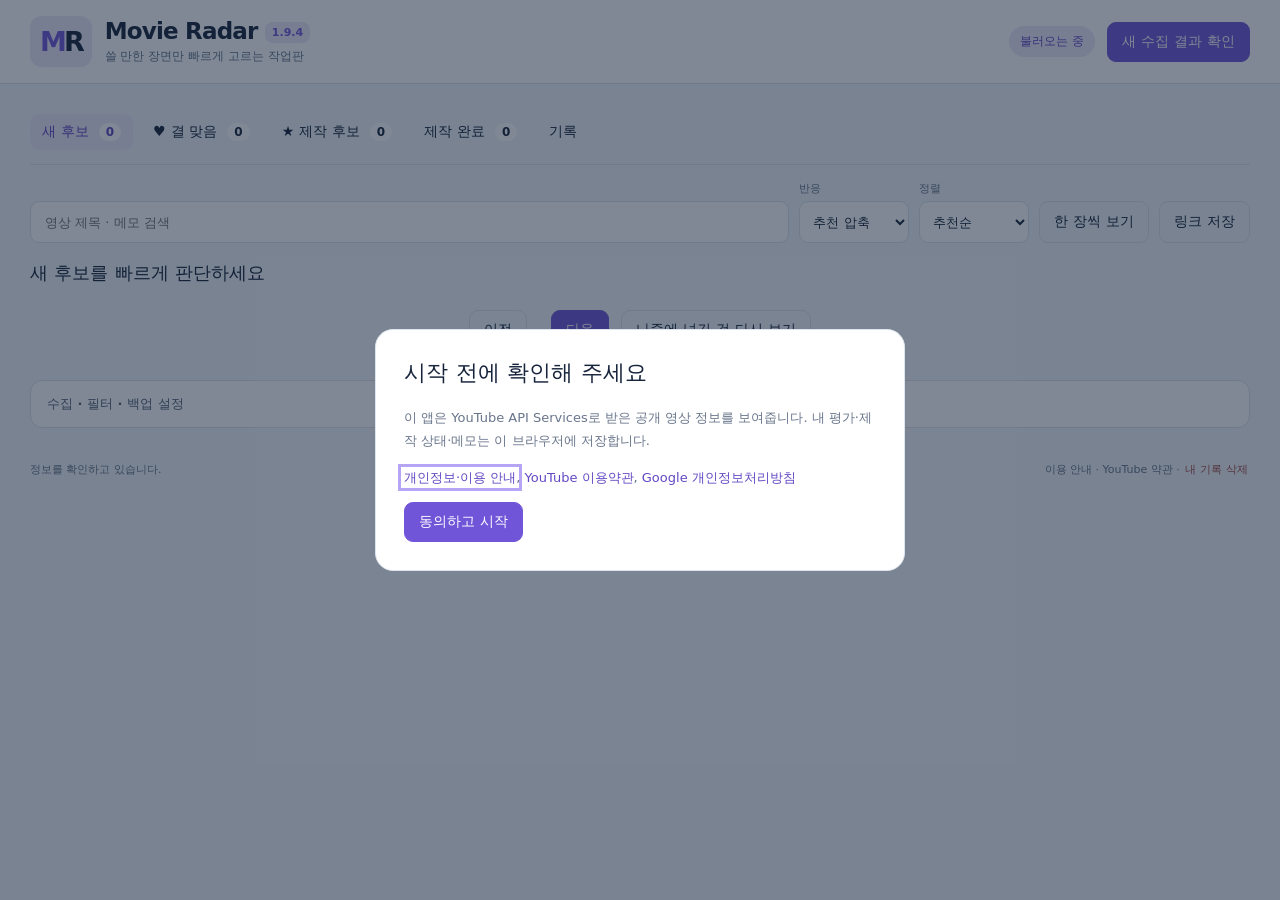
<file: site/index.html>
<!doctype html>
<html lang="ko">
<head>
<meta charset="utf-8"><meta name="viewport" content="width=device-width,initial-scale=1">
<meta name="referrer" content="strict-origin-when-cross-origin">
<meta name="description" content="영화·드라마 쇼츠 소재를 찾고 결 맞음과 제작 후보를 빠르게 선별하는 개인용 Movie Radar">
<title>Movie Radar — 소재 찾기</title>
<link rel="stylesheet" href="styles.css?v=1.9.4">
<script defer src="core.js?v=1.9.4"></script><script defer src="app.js?v=1.9.4"></script>
</head>
<body>
<header class="header simple-header">
  <div class="brand"><span class="brandmark">M<span>R</span></span><div><h1>Movie Radar <small class="version">1.9.4</small></h1><p>쓸 만한 장면만 빠르게 고르는 작업판</p></div></div>
  <div class="header-actions"><span id="mode" class="pill">불러오는 중</span><button id="refresh" class="primary" title="GitHub Actions에서 새 수집을 실행한 뒤 배포된 결과를 확인합니다.">새 수집 결과 확인</button></div>
</header>

<main class="simple-main">
<div id="notice" class="notice" role="status"></div>

<nav id="tabs" class="tabs simple-tabs" aria-label="작업 메뉴">
  <button data-tab="review" class="active" title="아직 판단하지 않은 새 후보">새 후보 <b id="n-review">0</b></button>
  <button data-tab="likes" title="내가 찾는 결에 맞았던 영상">♥ 결 맞음 <b id="n-likes">0</b></button>
  <button data-tab="candidate" title="실제로 제작하고 싶은 소재">★ 제작 후보 <b id="n-candidate">0</b></button>
  <button data-tab="done" title="제작을 마친 소재">제작 완료 <b id="n-done">0</b></button>
  <button data-tab="history" title="제외·평가·메모 등 전체 기록">기록</button>
</nav>

<section class="toolbar simple-toolbar">
  <label class="search"><span class="sr">검색</span><input id="search" type="search" placeholder="영상 제목 · 메모 검색"></label>
  <label>반응
    <select id="audience-filter" title="기본은 시장 검증·내 평가 기록·Gemini 장면 확인·탐색 다양성을 섞어 후보를 5~15개로 압축합니다.">
      <option value="shortlist" selected>추천 압축</option>
      <option value="validated">검증 영상</option>
      <option value="surging">지금 급상승</option>
      <option value="proven">500만+만</option>
      <option value="all">전체 후보</option>
    </select>
  </label>
  <label>정렬
    <select id="sort">
      <option value="priority" selected>추천순</option>
      <option value="views">조회수순</option>
      <option value="recent">최신순</option>
      <option value="saved">최근 저장순</option>
    </select>
  </label>
  <button id="layout" class="quiet">한 장씩 보기</button>
  <button id="add-link" class="quiet">링크 저장</button>
</section>

<div class="sectionline simple-sectionline"><h3 id="section-title">새 후보를 빠르게 판단하세요</h3><span id="result-count"></span></div>
<section id="content" aria-live="polite"></section>
<div class="pager">
  <button id="previous" class="quiet">이전</button><span id="page-label"></span><button id="next" class="primary">다음</button>
  <button id="revisit" class="quiet">나중에 넘긴 것 다시 보기</button>
</div>

<details class="utility-panel">
<summary>수집 · 필터 · 백업 설정</summary>

<section id="filter-panel" class="filter-panel compact-settings" aria-label="고급 필터">
  <div class="filter-heading"><strong>표시 기준</strong><div><button id="reset-filters" class="link">추천 기준</button> <button id="broad-filters" class="link">전체 후보 보기</button></div></div>
  <div class="filter-summary" id="filter-summary" role="status"></div>
  <div class="filter-row advanced-row">
    <label id="views-label">최소 조회수<select id="min-views"><option value="0" selected>제한 없음</option><option value="100000">10만+</option><option value="500000">50만+</option><option value="1000000">100만+</option><option value="3000000">300만+</option><option value="5000000">500만+</option></select></label>
    <label>영상 종류<select id="content-filter"><option value="screen_gate" selected>영화·드라마 게이트</option><option value="screen">메타데이터 확실</option><option value="film">영화만</option><option value="all">전체</option></select></label>
    <label>영상 길이<select id="duration-preset"><option value="0:180">3분 이하 전체</option><option value="0:60">1분 이하</option><option value="30:90">30~90초</option><option value="60:180">1~3분</option><option value="custom">직접 입력</option></select></label>
    <div class="duration-inputs"><label>최소<input id="min-seconds" type="number" min="0" max="180" value="0"></label><span>~</span><label>최대<input id="max-seconds" type="number" min="0" max="180" value="180"></label></div>
  </div>
  <div class="advanced-hidden-controls">
    <label>최대 구독자<select id="max-subs"><option value="0" selected>제한 없음</option><option value="5000">5천 이하</option><option value="10000">1만 이하</option><option value="50000">5만 이하</option></select></label>
    <label>발견 경로<select id="route-filter"><option value="all">모든 경로</option><option value="familiar">참고 결</option><option value="expand">새 감동결</option><option value="work">참고 작품</option><option value="open">새 소재</option><option value="source">참고 채널</option><option value="legacy">기존 검색</option></select></label>
    <label>쇼츠 여부<select id="shorts-filter"><option value="any">미확인 포함</option><option value="hinted">쇼츠 단서 있음</option><option value="confirmed">직접 확인</option></select></label>
    <label><input id="mix-discovery" type="checkbox" checked>발견 경로 섞기</label>
    <label><input id="balance" type="checkbox" checked>언어·채널 골고루</label>
    <label><input id="taste-assist" type="checkbox" checked>내 취향 순서 반영</label>
  </div>
  <details class="language-details"><summary>언어 필터 <span id="language-summary"></span></summary><div id="language-checks" class="language-checks"></div><div class="language-actions"><button id="preferred-languages">우선 언어</button><button id="all-languages">모든 언어</button><label><input id="include-unknown-language" type="checkbox" checked>미확인 포함</label></div></details>
  <details id="discovery-summary" class="discovery-summary" hidden></details>
</section>

<section id="collection-panel" class="collection-panel compact-settings">
  <div class="filter-heading"><strong>다음 수집</strong><span class="muted">보통은 기본값 그대로 사용하면 됩니다.</span></div>
  <div class="collection-grid compact-collection">
    <label>언어<select id="collect-preset"><option value="english_focus">영어 중심</option><option value="english_only">영어만</option><option value="balanced">다국어 균형</option><option value="custom">직접 비중</option></select></label>
    <label>탐색 단계<select id="retry-round"><option value="1">1차 기본</option><option value="2">2차 다른 방향</option><option value="3">3차 넓게</option></select></label>
    <label id="custom-weights-wrap">직접 비중<input id="custom-weights" value="en:70,ja:5,es:5,pt:5,fr:5,de:4,it:3,zh-Hans:3"></label>
  </div>
  <div id="collection-current" class="filter-summary"></div>
  <div class="collection-actions">
    <button id="open-actions" class="primary">GitHub Actions 열기</button>
    <button id="find-more" class="legacy-control" hidden>다른 소재 더 찾기</button>
    <button id="copy-seeds" class="legacy-control" hidden>좋아요 씨앗 ID 복사</button>
    <button id="no-harvest" class="legacy-control" hidden>오늘 수확 없음</button>
  </div>
</section>

<section class="storagebar compact-storage">
  <div><strong>내 평가 백업</strong><p><span id="backup-location">백업 위치 확인 중…</span></p></div>
  <div><button id="backup-folder">백업 폴더</button><button id="backup">백업 저장</button><button id="restore">복원</button><input type="file" id="import-file" accept=".json,application/json" hidden></div>
</section>
</details>

<footer class="simple-footer"><span id="updated">정보를 확인하고 있습니다.</span><div><a href="privacy.html">이용 안내</a> · <a href="https://www.youtube.com/t/terms" target="_blank" rel="noopener noreferrer">YouTube 약관</a> · <button id="clear" class="link danger">내 기록 삭제</button></div></footer>
</main>

<div id="toast" role="status" class="toast" hidden></div>

<dialog id="dislike-dialog"><h2>기존 별로 이유</h2><p>1.9.1부터 기본 ‘결 아님’은 취향 불일치만 뜻합니다.</p><div class="dislike-reasons"><button data-dislike-reason="not_tone"><strong>결 아님</strong></button><button data-dislike-reason="overused"><strong>많이 본 소재</strong></button><button data-dislike-reason="weak_story"><strong>전개 약함</strong></button><button data-dislike-reason="other"><strong>기타</strong></button></div><div class="dialogbuttons"><button type="button" id="dislike-cancel">취소</button></div></dialog>

<dialog id="edit-dialog"><form id="edit-form"><h2>소재 메모</h2><label>내가 찾기 쉬운 이름<input id="edit-label" maxlength="150"></label><label>메모<textarea id="edit-memo" maxlength="5000" rows="6"></textarea></label><div class="dialogbuttons"><button type="button" id="edit-cancel">취소</button><button class="primary" type="submit">저장</button></div></form></dialog>
<dialog id="link-dialog"><form id="link-form"><h2>YouTube 링크 저장</h2><p>직접 찾은 영상을 ‘결 맞음’ 보관함에 넣습니다.</p><label>영상 주소<input id="link-url" type="url" required placeholder="https://www.youtube.com/shorts/..."></label><label>내 제목<input id="link-label" maxlength="150"></label><div class="dialogbuttons"><button id="link-cancel" type="button">취소</button><button type="submit" class="primary">저장</button></div></form></dialog>
<dialog id="consent-dialog"><h2>시작 전에 확인해 주세요</h2><p>이 앱은 YouTube API Services로 받은 공개 영상 정보를 보여줍니다. 내 평가·제작 상태·메모는 이 브라우저에 저장합니다.</p><p><a href="privacy.html" target="_blank" rel="noopener">개인정보·이용 안내</a>, <a href="https://www.youtube.com/t/terms" target="_blank" rel="noopener">YouTube 이용약관</a>, <a href="https://policies.google.com/privacy" target="_blank" rel="noopener">Google 개인정보처리방침</a></p><button id="consent" class="primary">동의하고 시작</button></dialog>
</body></html>
</file>
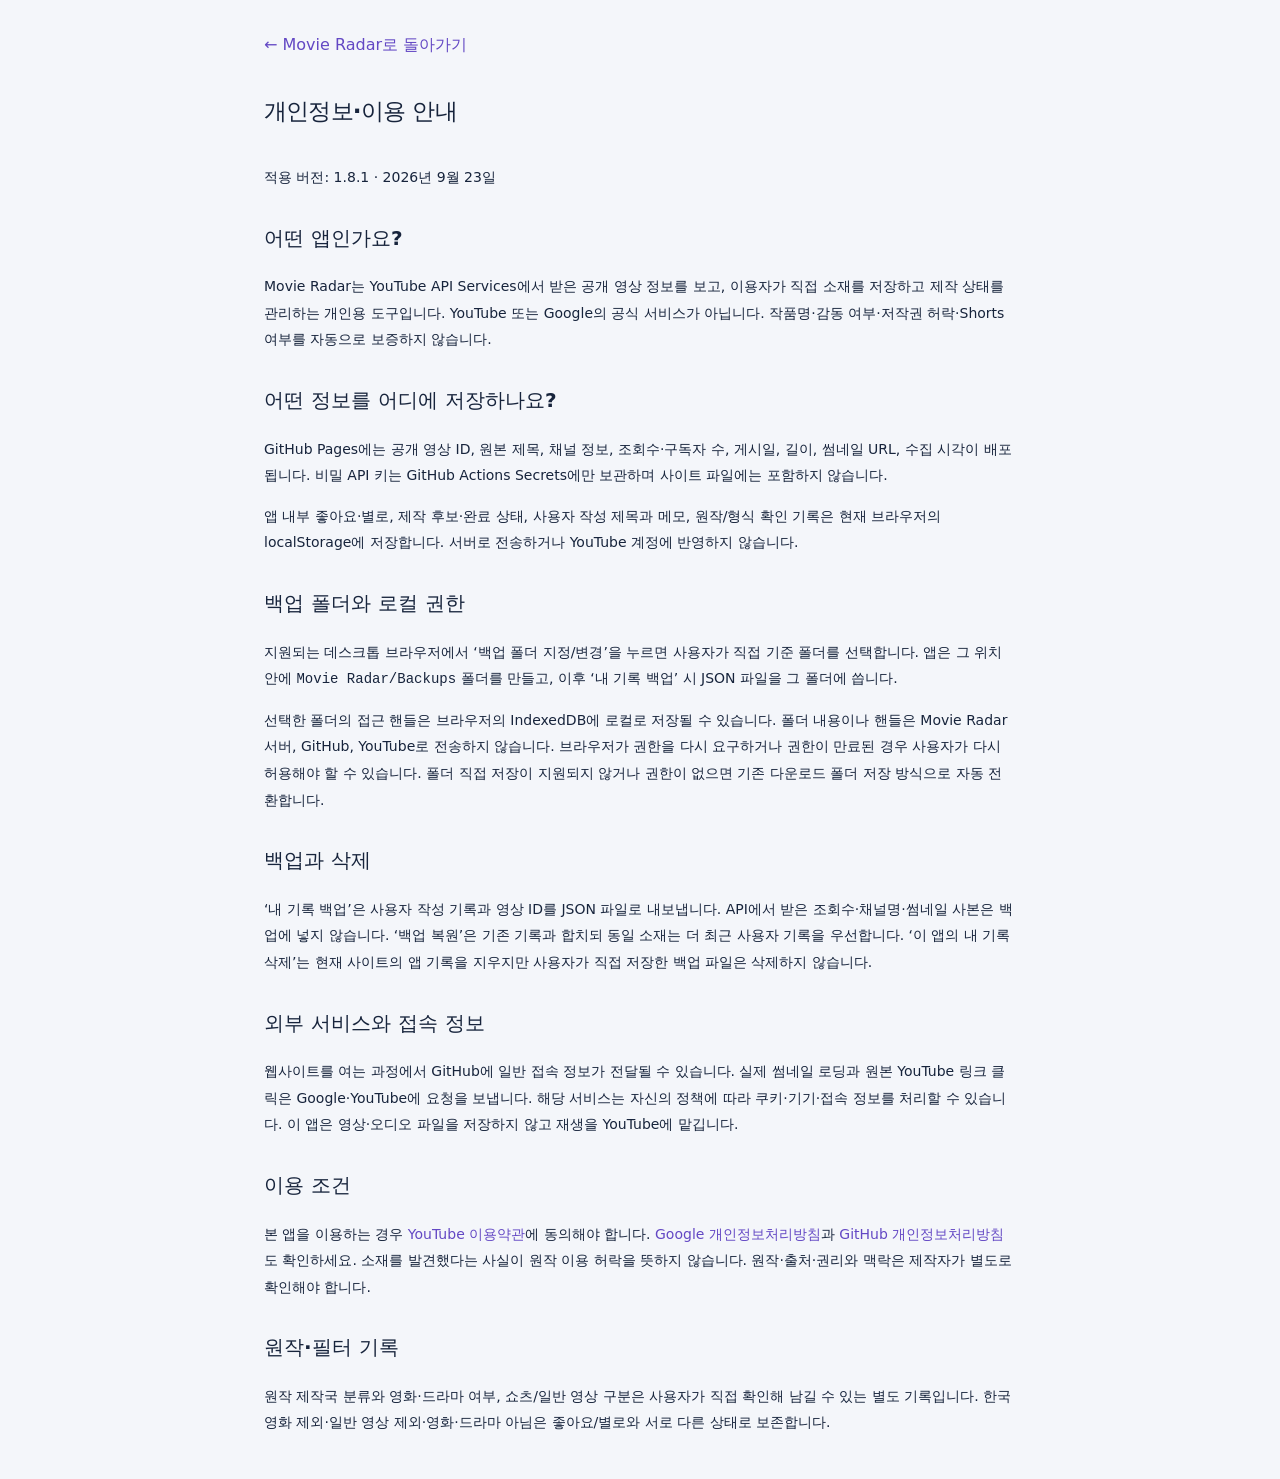
<file: site/privacy.html>
<!doctype html><html lang="ko"><head><meta charset="utf-8"><meta name="viewport" content="width=device-width,initial-scale=1"><title>Movie Radar 개인정보·이용 안내</title><link rel="stylesheet" href="styles.css?v=1.8.1"></head><body><main class="privacy"><a href="./">← Movie Radar로 돌아가기</a><h1>개인정보·이용 안내</h1><p>적용 버전: 1.8.1 · 2026년 9월 23일</p><h2>어떤 앱인가요?</h2><p>Movie Radar는 YouTube API Services에서 받은 공개 영상 정보를 보고, 이용자가 직접 소재를 저장하고 제작 상태를 관리하는 개인용 도구입니다. YouTube 또는 Google의 공식 서비스가 아닙니다. 작품명·감동 여부·저작권 허락·Shorts 여부를 자동으로 보증하지 않습니다.</p><h2>어떤 정보를 어디에 저장하나요?</h2><p>GitHub Pages에는 공개 영상 ID, 원본 제목, 채널 정보, 조회수·구독자 수, 게시일, 길이, 썸네일 URL, 수집 시각이 배포됩니다. 비밀 API 키는 GitHub Actions Secrets에만 보관하며 사이트 파일에는 포함하지 않습니다.</p><p>앱 내부 좋아요·별로, 제작 후보·완료 상태, 사용자 작성 제목과 메모, 원작/형식 확인 기록은 현재 브라우저의 localStorage에 저장합니다. 서버로 전송하거나 YouTube 계정에 반영하지 않습니다.</p><h2>백업 폴더와 로컬 권한</h2><p>지원되는 데스크톱 브라우저에서 ‘백업 폴더 지정/변경’을 누르면 사용자가 직접 기준 폴더를 선택합니다. 앱은 그 위치 안에 <code>Movie Radar/Backups</code> 폴더를 만들고, 이후 ‘내 기록 백업’ 시 JSON 파일을 그 폴더에 씁니다.</p><p>선택한 폴더의 접근 핸들은 브라우저의 IndexedDB에 로컬로 저장될 수 있습니다. 폴더 내용이나 핸들은 Movie Radar 서버, GitHub, YouTube로 전송하지 않습니다. 브라우저가 권한을 다시 요구하거나 권한이 만료된 경우 사용자가 다시 허용해야 할 수 있습니다. 폴더 직접 저장이 지원되지 않거나 권한이 없으면 기존 다운로드 폴더 저장 방식으로 자동 전환합니다.</p><h2>백업과 삭제</h2><p>‘내 기록 백업’은 사용자 작성 기록과 영상 ID를 JSON 파일로 내보냅니다. API에서 받은 조회수·채널명·썸네일 사본은 백업에 넣지 않습니다. ‘백업 복원’은 기존 기록과 합치되 동일 소재는 더 최근 사용자 기록을 우선합니다. ‘이 앱의 내 기록 삭제’는 현재 사이트의 앱 기록을 지우지만 사용자가 직접 저장한 백업 파일은 삭제하지 않습니다.</p><h2>외부 서비스와 접속 정보</h2><p>웹사이트를 여는 과정에서 GitHub에 일반 접속 정보가 전달될 수 있습니다. 실제 썸네일 로딩과 원본 YouTube 링크 클릭은 Google·YouTube에 요청을 보냅니다. 해당 서비스는 자신의 정책에 따라 쿠키·기기·접속 정보를 처리할 수 있습니다. 이 앱은 영상·오디오 파일을 저장하지 않고 재생을 YouTube에 맡깁니다.</p><h2>이용 조건</h2><p>본 앱을 이용하는 경우 <a href="https://www.youtube.com/t/terms">YouTube 이용약관</a>에 동의해야 합니다. <a href="https://policies.google.com/privacy">Google 개인정보처리방침</a>과 <a href="https://docs.github.com/en/site-policy/privacy-policies/github-general-privacy-statement">GitHub 개인정보처리방침</a>도 확인하세요. 소재를 발견했다는 사실이 원작 이용 허락을 뜻하지 않습니다. 원작·출처·권리와 맥락은 제작자가 별도로 확인해야 합니다.</p><h2>원작·필터 기록</h2><p>원작 제작국 분류와 영화·드라마 여부, 쇼츠/일반 영상 구분은 사용자가 직접 확인해 남길 수 있는 별도 기록입니다. 한국 영화 제외·일반 영상 제외·영화·드라마 아님은 좋아요/별로와 서로 다른 상태로 보존합니다.</p></main></body></html>
</file>
<file: site/styles.css>
:root{--ink:#17243c;--muted:#68758b;--line:#dee4ed;--bg:#f4f6fa;--purple:#7155d9;--dark:#15253b;--soft:#efeafb;--white:#fff;font-family:Inter,"Noto Sans KR","Malgun Gothic",system-ui,sans-serif;color:var(--ink);background:var(--bg);font-synthesis:none}*{box-sizing:border-box}body{margin:0}button,input,select,textarea{font:inherit}button,a,input,select,textarea{touch-action:manipulation}button{cursor:pointer;border:1px solid var(--line);background:white;border-radius:9px;padding:10px 14px;color:var(--ink);font-size:14px;font-weight:600}button:hover{border-color:var(--purple);background:#f5f1ff}button:focus-visible,a:focus-visible{outline:3px solid #b6a5f4;outline-offset:3px}button:disabled{cursor:not-allowed;opacity:.45}a{color:#6348c4;text-decoration:none}a:hover{text-decoration:underline}.primary{background:var(--purple);color:white;border-color:var(--purple)}.primary:hover{background:#6146c7;color:white}.quiet{background:transparent}.header{display:flex;justify-content:space-between;align-items:center;background:white;border-bottom:1px solid var(--line);padding:22px max(24px,calc((100vw - 1220px)/2));gap:16px}.brand{display:flex;gap:13px;align-items:center}.brandmark{font-size:27px;font-weight:900;color:var(--purple);letter-spacing:-3px;padding:10px;border-radius:12px;background:var(--soft)}.brandmark span{color:var(--ink)}h1{font-size:23px;margin:0;letter-spacing:-.8px}.brand p{font-size:12px;margin:4px 0 0;color:var(--muted)}.header-actions{display:flex;gap:12px;align-items:center}.pill{background:var(--soft);color:#6348c4;border-radius:30px;padding:7px 11px;font-size:12px;font-weight:700}.pill.live{background:#e6f5ee;color:#28624c}main{max-width:1268px;margin:0 auto;padding:30px 24px}.hero{display:flex;justify-content:space-between;align-items:center;background:var(--dark);color:white;padding:34px 36px;border-radius:18px;gap:24px}.eyebrow{font-size:11px;color:#c3b3fa;letter-spacing:2px;margin:0 0 13px;font-weight:700}.hero h2{font-size:30px;letter-spacing:-1px;margin:0 0 10px}.hero p:not(.eyebrow){color:#cbd4e4;font-size:14px;line-height:1.7;margin:0}.hero-note{border-left:1px solid #506076;padding-left:30px;min-width:235px;font-size:14px}.hero-note strong,.hero-note span{display:block}.hero-note span{color:#bfcce0;font-size:12px;margin-top:9px}.notice{font-size:13px;line-height:1.6;background:#fff5df;color:#715820;border:1px solid #efdfb5;border-radius:10px;padding:12px 16px;margin:18px 0}.notice:empty{display:none}.notice.error{background:#fff0f0;color:#9a3232;border-color:#f0caca}.tabs{display:flex;gap:8px;margin-top:26px;border-bottom:1px solid var(--line);overflow-x:auto;padding-bottom:14px}.tabs button{border:none;background:transparent;white-space:nowrap}.tabs button.active{background:var(--soft);color:#6244c0}.tabs b{display:inline-block;background:white;border-radius:20px;padding:2px 7px;margin-left:5px;font-size:12px}.toolbar{display:flex;align-items:end;gap:10px;flex-wrap:wrap;margin:22px 0}.toolbar label{font-size:11px;color:var(--muted)}.toolbar select{display:block;background:white;border:1px solid var(--line);border-radius:9px;padding:11px 9px;margin-top:5px;color:var(--ink);font-size:13px;height:42px}.search{flex:1;min-width:210px}.search input{width:100%;border:1px solid var(--line);border-radius:9px;background:white;padding:13px 14px;font-size:13px;height:42px}.toolbar button{height:42px}.sectionline{display:flex;align-items:center;justify-content:space-between;margin:24px 0 14px;gap:15px}.sectionline h3{font-size:17px;margin:0}.sectionline span{font-size:12px;color:var(--muted)}.grid{display:grid;grid-template-columns:repeat(3,minmax(0,1fr));gap:16px}.card{background:white;border:1px solid var(--line);border-radius:14px;overflow:hidden;min-width:0}.thumb{width:100%;aspect-ratio:16/9;display:flex;align-items:center;justify-content:center;background:#e7ebf2;position:relative}.thumb img{width:100%;height:100%;object-fit:contain}.thumb.empty{color:#697991;padding:20px;text-align:center;font-size:13px}.demo-art{width:100%;height:100%;display:flex;flex-direction:column;align-items:center;justify-content:center;background:#eae5f7;color:#705795;gap:13px}.demo-art b{font-size:44px;font-weight:400}.demo-art span{font-size:12px;letter-spacing:3px}.body{padding:18px}.meta{font-size:11px;color:var(--muted);display:flex;justify-content:space-between;gap:12px;align-items:start;margin-bottom:9px}.card h4{font-size:16px;line-height:1.55;margin:0 0 14px;overflow-wrap:anywhere}.stats{display:grid;grid-template-columns:repeat(3,1fr);gap:7px;border-top:1px solid #edf0f5;border-bottom:1px solid #edf0f5;padding:13px 0;margin-bottom:12px}.stats span{font-size:10px;color:var(--muted);display:block;line-height:1.6}.stats strong{font-size:16px;display:block;margin-top:2px;letter-spacing:-.5px}.reason{color:#7a6a93;background:#f6f3fb;padding:8px 10px;border-radius:7px;font-size:11px;line-height:1.6;margin:0 0 12px;overflow-wrap:anywhere}.mynote{border-left:3px solid #c3b2eb;padding-left:10px;white-space:pre-wrap;color:#54637a;font-size:12px;line-height:1.6;margin:10px 0}.card .buttons{display:flex;flex-wrap:wrap;gap:7px;align-items:center}.buttons button,.buttons a{font-size:12px;padding:9px 11px}.open-link{display:inline-block;border:1px solid var(--line);border-radius:8px;color:var(--ink)}.open-link:hover{background:#f5f1ff;text-decoration:none}.buttons .like{background:var(--soft);border-color:#dcd2f5;color:#6547c0}.buttons .like.saved{background:#6f53d5;color:white;border-color:#6f53d5;opacity:1}.buttons .dislike.saved{background:#eef1f5;color:#525d70;border-color:#cfd6e0;opacity:1}.card.is-liked{border-color:#9b85eb;box-shadow:0 0 0 2px #e9e2ff}.card.is-disliked{opacity:.82} [title]{cursor:help} button[title],a[title]{cursor:pointer}.subbuttons{margin-top:10px;display:flex;gap:12px;flex-wrap:wrap}.subbuttons button,.link{border:0;background:transparent;color:#7a8292;font-size:11px;padding:2px}.danger{color:#a74b4b}.review .card{display:grid;grid-template-columns:minmax(280px,42%) 1fr;max-width:950px;margin:auto}.review .thumb{aspect-ratio:9/12;height:100%;min-height:330px}.review .body{padding:28px}.review h4{font-size:23px;margin-top:10px}.review .stats strong{font-size:21px}.review .buttons button,.review .buttons a{font-size:14px;padding:12px}.review .stats{margin:20px 0}.review .reason{font-size:12px}.review .meta{font-size:12px}.empty-state{border:1px dashed #cdd5e1;background:white;padding:52px 24px;text-align:center;border-radius:14px;color:var(--muted)}.empty-state h3{color:var(--ink);font-size:20px}.pager{display:flex;gap:12px;justify-content:center;align-items:center;margin:25px 0;flex-wrap:wrap}.pager span{font-size:12px;color:var(--muted)}.storagebar{border-top:1px solid var(--line);border-bottom:1px solid var(--line);display:flex;justify-content:space-between;align-items:center;gap:18px;padding:23px 0;margin-top:32px}.storagebar strong{font-size:13px}.storagebar p{font-size:12px;color:var(--muted);margin:7px 0 0}.storagebar button{font-size:12px}.storagebar>div:last-child{display:flex;gap:8px;flex-shrink:0}footer{font-size:11px;color:var(--muted);line-height:1.8;padding:20px 0}footer p{margin:7px 0}footer a{color:#667389}.toast{position:fixed;bottom:24px;left:50%;transform:translateX(-50%);padding:15px 24px;background:var(--ink);color:white;box-shadow:0 8px 30px #0002;border-radius:12px;font-size:14px;z-index:100;max-width:90vw}.toast button{margin-left:12px;padding:5px 8px;font-size:12px}dialog{border:1px solid var(--line);border-radius:18px;max-width:min(530px,94vw);width:530px;padding:28px;color:var(--ink)}dialog::backdrop{background:#10203888}dialog h2{font-size:22px;margin-top:0}dialog p{font-size:13px;line-height:1.8;color:var(--muted)}dialog label{display:block;font-size:13px;margin:18px 0}dialog input,dialog textarea{display:block;width:100%;border:1px solid var(--line);border-radius:9px;padding:12px;margin-top:8px;resize:vertical;color:var(--ink);background:#fafbfe}.dialogbuttons{display:flex;justify-content:flex-end;gap:8px;margin-top:18px}.sr{position:absolute;clip:rect(0,0,0,0);width:1px;height:1px;overflow:hidden}.privacy{max-width:800px;line-height:1.9}.privacy h1{margin:30px 0}.privacy h2{font-size:20px;margin-top:28px}.privacy li,.privacy p{font-size:14px}@media(max-width:920px){.grid{grid-template-columns:repeat(2,minmax(0,1fr))}.hero-note{display:none}.review .card{grid-template-columns:minmax(220px,38%) 1fr}.review .body{padding:22px}.review h4{font-size:20px}}@media(max-width:630px){.header{padding:17px 16px;align-items:start}.header-actions{flex-direction:column;gap:6px;align-items:end}.header-actions button{font-size:11px;padding:7px}.brand p{font-size:10px}h1{font-size:20px}main{padding:18px 14px}.hero{padding:25px 22px}.hero h2{font-size:25px}.hero p:not(.eyebrow){font-size:12px}.grid{grid-template-columns:1fr}.review .card{display:block}.review .thumb{aspect-ratio:16/9;min-height:0;height:auto}.review .body{padding:18px}.review h4{font-size:19px}.toolbar{gap:8px}.search{flex-basis:100%}.toolbar button{font-size:12px}.storagebar{flex-direction:column;align-items:start}.sectionline{align-items:start}.sectionline span{text-align:right}.pager button{font-size:12px}.tabs button{font-size:13px;padding:10px}.notice{font-size:12px}.stats strong{font-size:18px}}

/* v1.1: explicit original-country review */
.origin-box{border:1px solid #ead9ab;background:#fffaf0;border-radius:8px;padding:10px 12px;margin:12px 0;line-height:1.5;font-size:12px}
.origin-box strong{display:block}.origin-box p{margin:5px 0;color:#68758b}
.origin-box.non_korean{border-color:#b7d8c8;background:#f0f9f4}.origin-box.korean{border-color:#e5babb;background:#fff5f5}
.origin-actions{display:flex;gap:7px;flex-wrap:wrap;margin-top:7px}.origin-actions button{font-size:11px;padding:7px 9px}

/* v1.2: explicit controls, distinct from personal library state. */
[hidden]{display:none!important}.version{font-size:11px;color:var(--purple);vertical-align:middle;background:var(--soft);padding:4px 7px;border-radius:8px;letter-spacing:0}
.filter-panel{background:white;border:1px solid var(--line);border-radius:14px;padding:18px;margin:0 0 22px}
.filter-heading{display:flex;align-items:center;justify-content:space-between;font-size:14px;margin-bottom:14px}.filter-heading button{font-size:12px;color:#6244c0}
.filter-row{display:flex;flex-wrap:wrap;gap:12px;align-items:end}.filter-row label{display:block;font-size:12px;color:var(--muted)}
.filter-row input,.filter-row select{display:block;height:39px;border:1px solid var(--line);border-radius:8px;background:white;color:var(--ink);font-size:13px;padding:8px;margin-top:6px;max-width:100%}
.duration-inputs{display:flex;gap:8px;align-items:end}.duration-inputs input{width:83px}.duration-inputs>span{padding-bottom:10px}
.language-details{border-top:1px solid var(--line);padding-top:12px;margin-top:16px;font-size:12px}.language-details summary{cursor:pointer;font-weight:700}.language-details summary span{color:var(--purple);font-weight:400;margin-left:12px}.language-details p{font-size:11px;color:var(--muted);line-height:1.7}
.language-checks{display:flex;flex-wrap:wrap;gap:7px;margin:12px 0}.language-checks label{padding:7px 10px;background:var(--bg);border:1px solid var(--line);border-radius:8px;display:flex;gap:5px;align-items:center}.language-checks label:has(input:checked){background:var(--soft);border-color:#d0c2f2;color:#584399}
.language-actions{display:flex;gap:9px;align-items:center;flex-wrap:wrap}.language-actions button{font-size:12px;padding:7px 10px}.language-actions label{display:flex;align-items:center;gap:5px}
.balance-check{font-size:12px;display:flex;align-items:center;gap:7px;margin-top:14px;flex-wrap:wrap}.balance-check span{font-size:11px;color:var(--muted)}
.filter-summary{background:var(--bg);border-radius:8px;padding:10px;font-size:12px;color:#4c5c72;line-height:1.7;margin-top:13px}.filter-footnote{font-size:11px;color:var(--muted);line-height:1.7;margin:9px 0 0}
.evidence{margin:12px 0;font-size:11px;line-height:1.6}.evidence-chips{display:flex;gap:6px;flex-wrap:wrap}.evidence-chips span{border:1px solid var(--line);border-radius:7px;padding:3px 7px;background:#f5f7fb;color:#4b607b}.evidence details{margin-top:6px;color:var(--muted)}.evidence summary{cursor:pointer}.evidence p{margin:6px 0}
@media(max-width:630px){.filter-panel{padding:14px}.filter-row{gap:10px}.filter-row>label{flex:1 1 46%}.filter-row select{width:100%;font-size:12px}.filter-row .duration-inputs{flex:1 1 46%}.balance-check span{display:block;flex-basis:100%;line-height:1.7}.filter-summary{font-size:11px}}

/* 1.4: provenance, not a content/quality score. */
.discovery-controls{display:flex;gap:14px;flex-wrap:wrap;align-items:end;margin-top:16px;border-top:1px solid var(--line);padding-top:15px}
.discovery-controls>label{font-size:11px;color:var(--muted);display:flex;flex-direction:column;gap:6px}
.discovery-controls select{padding:10px;border:1px solid var(--line);border-radius:8px;background:white;color:var(--ink);max-width:100%;font:inherit;font-size:12px}
.discovery-controls .mix-label{flex-direction:row;align-items:center;padding:10px 0}
.discovery-summary{font-size:12px;background:var(--bg);border:1px solid var(--line);border-radius:9px;padding:11px;margin-top:12px;line-height:1.7}
.discovery-summary summary,.format-details summary{cursor:pointer}
.discovery-summary ul{padding-left:20px}.discovery-summary p{font-size:11px;color:var(--muted)}
.discovery-evidence{font-size:11px;margin:12px 0;line-height:1.6}
.route-chips{display:flex;flex-wrap:wrap;gap:5px}.route-chips span{background:var(--soft);color:var(--purple);border-radius:6px;padding:3px 7px}
.discovery-evidence small{display:block;color:var(--muted);margin-top:4px}
.format-details{padding:8px;border:1px solid var(--line);border-radius:8px;margin-top:8px;background:var(--bg)}
.format-details p{color:var(--muted);margin:6px 0}.format-details button{font-size:11px}
@media(max-width:630px){.discovery-controls>label{flex:1 1 100%}.discovery-controls select{width:100%}}

.collection-panel{margin:16px 0;padding:18px;border:1px solid #d9def0;border-radius:14px;background:#fff}.collection-grid{display:grid;grid-template-columns:repeat(3,minmax(0,1fr));gap:12px;align-items:end}.collection-grid label{display:flex;flex-direction:column;gap:6px}.collection-grid select,.collection-grid input{min-height:40px}.collection-actions{display:flex;gap:8px;flex-wrap:wrap;margin-top:12px}.collection-panel .muted{font-size:12px;color:#70778c;margin-left:8px}.collection-panel code{background:#f2f3f8;padding:2px 5px;border-radius:5px}@media(max-width:780px){.collection-grid{grid-template-columns:1fr}.collection-actions button{flex:1 1 auto}}


/* 1.6.2: evidence tiers + browser-local taste assist. No hidden score. */
.priority-strip{display:flex;gap:6px;flex-wrap:wrap;align-items:center;margin:0 0 10px}.priority-strip span{font-size:11px;font-weight:700;border-radius:999px;padding:5px 8px;border:1px solid var(--line);background:#f5f7fb;color:#536176}.priority-strip.priority>span:first-child{background:#eef8f2;border-color:#b9ddc8;color:#296247}.priority-strip.review>span:first-child{background:#fff8e9;border-color:#ecd8a3;color:#7a6024}.priority-strip.low>span:first-child{background:#f3f4f6;border-color:#d5dae2;color:#6a7280}.priority-strip .taste{background:#f1ebff;border-color:#cfc0f4;color:#6649bd}.taste-assist{border-top:1px dashed var(--line);padding-top:10px}

/* 1.8 preference evidence: labels only, never a hidden score. */
.priority-strip .taste.pref-close{font-weight:700}
.priority-strip .taste.pref-adjacent{font-weight:600}
.priority-strip .taste.pref-explore{opacity:.86}
.priority-strip .taste.pref-low{opacity:.68}

/* 1.8.1: local backup-folder status. */
.backup-location{display:inline-block;margin-top:4px;color:#5f4bb6;font-weight:600}
.storagebar>div:last-child{flex-wrap:wrap;justify-content:flex-end}
@media(max-width:630px){.storagebar>div:last-child{width:100%;justify-content:flex-start}.storagebar>div:last-child button{flex:1 1 auto}}


/* 1.8.2: explicit dislike reasons. */
.dislike-reasons{display:grid;grid-template-columns:1fr 1fr;gap:10px;margin:18px 0}
.dislike-reasons button{text-align:left;padding:14px;border:1px solid var(--line);background:#fff;border-radius:10px}
.dislike-reasons button:hover{background:var(--soft);border-color:#cfc0f4}
.dislike-reasons strong,.dislike-reasons span{display:block}
.dislike-reasons span{font-size:11px;color:var(--muted);line-height:1.6;margin-top:5px}
@media(max-width:560px){.dislike-reasons{grid-template-columns:1fr}}


/* 1.9 audience-response evidence. */
.audience-strip{margin:10px 0 12px;display:flex;gap:6px;flex-wrap:wrap;align-items:center}
.audience-strip>span{font-size:11px;font-weight:700;border-radius:999px;padding:5px 8px;border:1px solid var(--line)}
.audience-hot{background:#fff1eb;border-color:#efb9a2!important;color:#a94a25}
.audience-mega{background:#f3edff;border-color:#cbbaf0!important;color:#5e43aa}
.audience-proven{background:#eef4ff;border-color:#b9ccec!important;color:#355d98}
.audience-strong{background:#eef8f2;border-color:#b9ddc8!important;color:#296247}
.audience-watch{background:#f4f5f7;border-color:#d9dde4!important;color:#697386}
.audience-strip details{flex-basis:100%;font-size:11px;color:var(--muted)}
.audience-strip summary{cursor:pointer}.audience-strip p{margin:6px 0;line-height:1.7}


/* 1.9.1 — simplified workboard. Keep advanced machinery available but out of the main flow. */
.simple-header{padding-top:16px;padding-bottom:16px}
.simple-main{padding-top:18px}
.simple-tabs{margin-top:12px}
.simple-tabs button{font-size:14px;padding:9px 12px}
.simple-tabs button.active{font-weight:800}
.simple-toolbar{margin:16px 0 12px;align-items:end}
.simple-toolbar .search{min-width:300px}
.simple-sectionline{margin:18px 0 12px}
.simple-sectionline h3{font-size:18px}
.utility-panel{margin:30px 0 14px;border:1px solid var(--line);border-radius:12px;background:#fff;overflow:hidden}
.utility-panel>summary{cursor:pointer;padding:14px 16px;font-size:13px;font-weight:800;color:#56627a;list-style:none}
.utility-panel>summary::-webkit-details-marker{display:none}
.utility-panel[open]>summary{border-bottom:1px solid var(--line)}
.utility-panel .filter-panel,.utility-panel .collection-panel{border:0;border-radius:0;margin:0;border-bottom:1px solid var(--line)}
.compact-settings{padding:16px}
.advanced-hidden-controls{display:none!important}
.compact-collection{grid-template-columns:repeat(3,minmax(0,1fr))}
.compact-storage{margin:0;padding:16px;border:0}
.simple-footer{display:flex;justify-content:space-between;gap:20px;align-items:center;padding:16px 0 28px}
.simple-footer div{white-space:nowrap}

/* Cards: only what is needed for a decision is visible. */
.grid{gap:14px}
.card{border-radius:12px;box-shadow:0 2px 10px #14233a08}
.card .body{padding:14px}
.card h4{font-size:14px;line-height:1.45;margin:0 0 8px;min-height:40px}
.card .meta{margin-bottom:7px}
.audience-strip.compact{margin:5px 0 8px}
.audience-strip.compact>span{font-size:10px;padding:4px 7px}
.gemini-strip{display:flex;gap:6px;align-items:center;flex-wrap:wrap;margin:0 0 8px;padding:6px 8px;border:1px solid var(--line);border-radius:9px;background:#faf9ff;font-size:10px;color:#5e5675}
.gemini-strip strong{font-size:10px;color:#5d46a8}
.gemini-strip span{line-height:1.45}
.key-stats{display:flex;align-items:baseline;gap:7px;padding:8px 0 10px;border-bottom:1px solid #edf0f5;margin-bottom:10px}
.key-stats strong{font-size:20px;letter-spacing:-.6px}
.key-stats>span{font-size:10px;color:var(--muted)}
.key-stats .posted{margin-left:auto}
.record-chips{display:flex;gap:5px;flex-wrap:wrap;margin:0 0 9px}
.record-chips span{font-size:10px;padding:4px 7px;border-radius:999px;background:#f1eefb;color:#6248b7}
.structural.excluded{background:#fff0f0!important;color:#984949!important}
.main-open{display:block;text-align:center;margin:7px 0 9px;padding:9px 10px;font-size:12px;background:#fafbfe}
.decision-buttons{display:grid;grid-template-columns:1fr 1fr;gap:7px}
.decision-buttons button{font-size:12px;padding:10px 8px}
.decision-buttons .tone-match{background:#faf7ff;border-color:#d9cff4;color:#6045b4}
.decision-buttons .tone-match.selected{background:#7155d9;color:#fff;border-color:#7155d9}
.decision-buttons .tone-no.selected{background:#5b6472;color:#fff;border-color:#5b6472}
.decision-buttons .candidate{background:#fffaf0;border-color:#ead4a0;color:#76571b}
.decision-buttons .candidate.selected{background:#b17a16;border-color:#b17a16;color:#fff}
.decision-buttons .not-screen{color:#697386;background:#f7f8fa}
.quality-row{margin-top:9px;padding:9px;background:#f7f8fb;border-radius:8px;display:flex;gap:6px;align-items:center;flex-wrap:wrap}
.quality-row>span{font-size:10px;color:var(--muted);margin-right:3px}
.quality-row button{font-size:10px;padding:6px 8px;background:#fff}
.quality-row button.selected{background:#ece8f9;border-color:#c9bbed;color:#5f47ad}
.card-secondary{display:flex;gap:8px;margin-top:8px}
.card-secondary button{font-size:11px;padding:6px 8px}
.done-action{background:#eef7f2}
.later-link{background:transparent;border:0;color:var(--muted)}
.card-more{margin-top:9px;border-top:1px dashed var(--line);padding-top:8px;color:var(--muted);font-size:11px}
.card-more summary{cursor:pointer;font-size:10px;color:#7b8494}
.card-more p{line-height:1.6;margin:8px 0}
.card-more .subbuttons{margin-top:7px}
.card.is-liked{border-color:#b7a8e9;box-shadow:0 0 0 1px #e8e2fa}
.card.is-disliked{opacity:.72}
.card.is-disliked:hover{opacity:1}

@media(max-width:900px){
  .compact-collection{grid-template-columns:1fr}
  .simple-footer{align-items:flex-start;flex-direction:column}
}
@media(max-width:630px){
  .simple-header{align-items:center}
  .simple-toolbar .search{min-width:100%;flex-basis:100%}
  .simple-toolbar label{flex:1 1 40%}
  .simple-toolbar select{width:100%}
  .decision-buttons{grid-template-columns:1fr 1fr}
  .key-stats strong{font-size:19px}
  .utility-panel>summary{padding:13px}
}


/* 1.9.2 — immediate detail follow-up after 결 맞음. */
.quality-row.followup{margin-top:10px;padding:12px;border:1px solid #cfc1f2;background:#f6f2ff;box-shadow:0 4px 14px #7155d912}
.quality-row.followup>span{flex-basis:100%;font-size:11px;font-weight:800;color:#5d46ad;margin-bottom:2px}
.quality-row .followup-done{margin-left:auto;background:#7155d9;color:#fff;border-color:#7155d9;font-weight:700}
.quality-row .followup-done:hover{background:#6146c7;color:#fff}
@media(max-width:630px){.quality-row .followup-done{flex-basis:100%;margin-left:0}}
</file>
